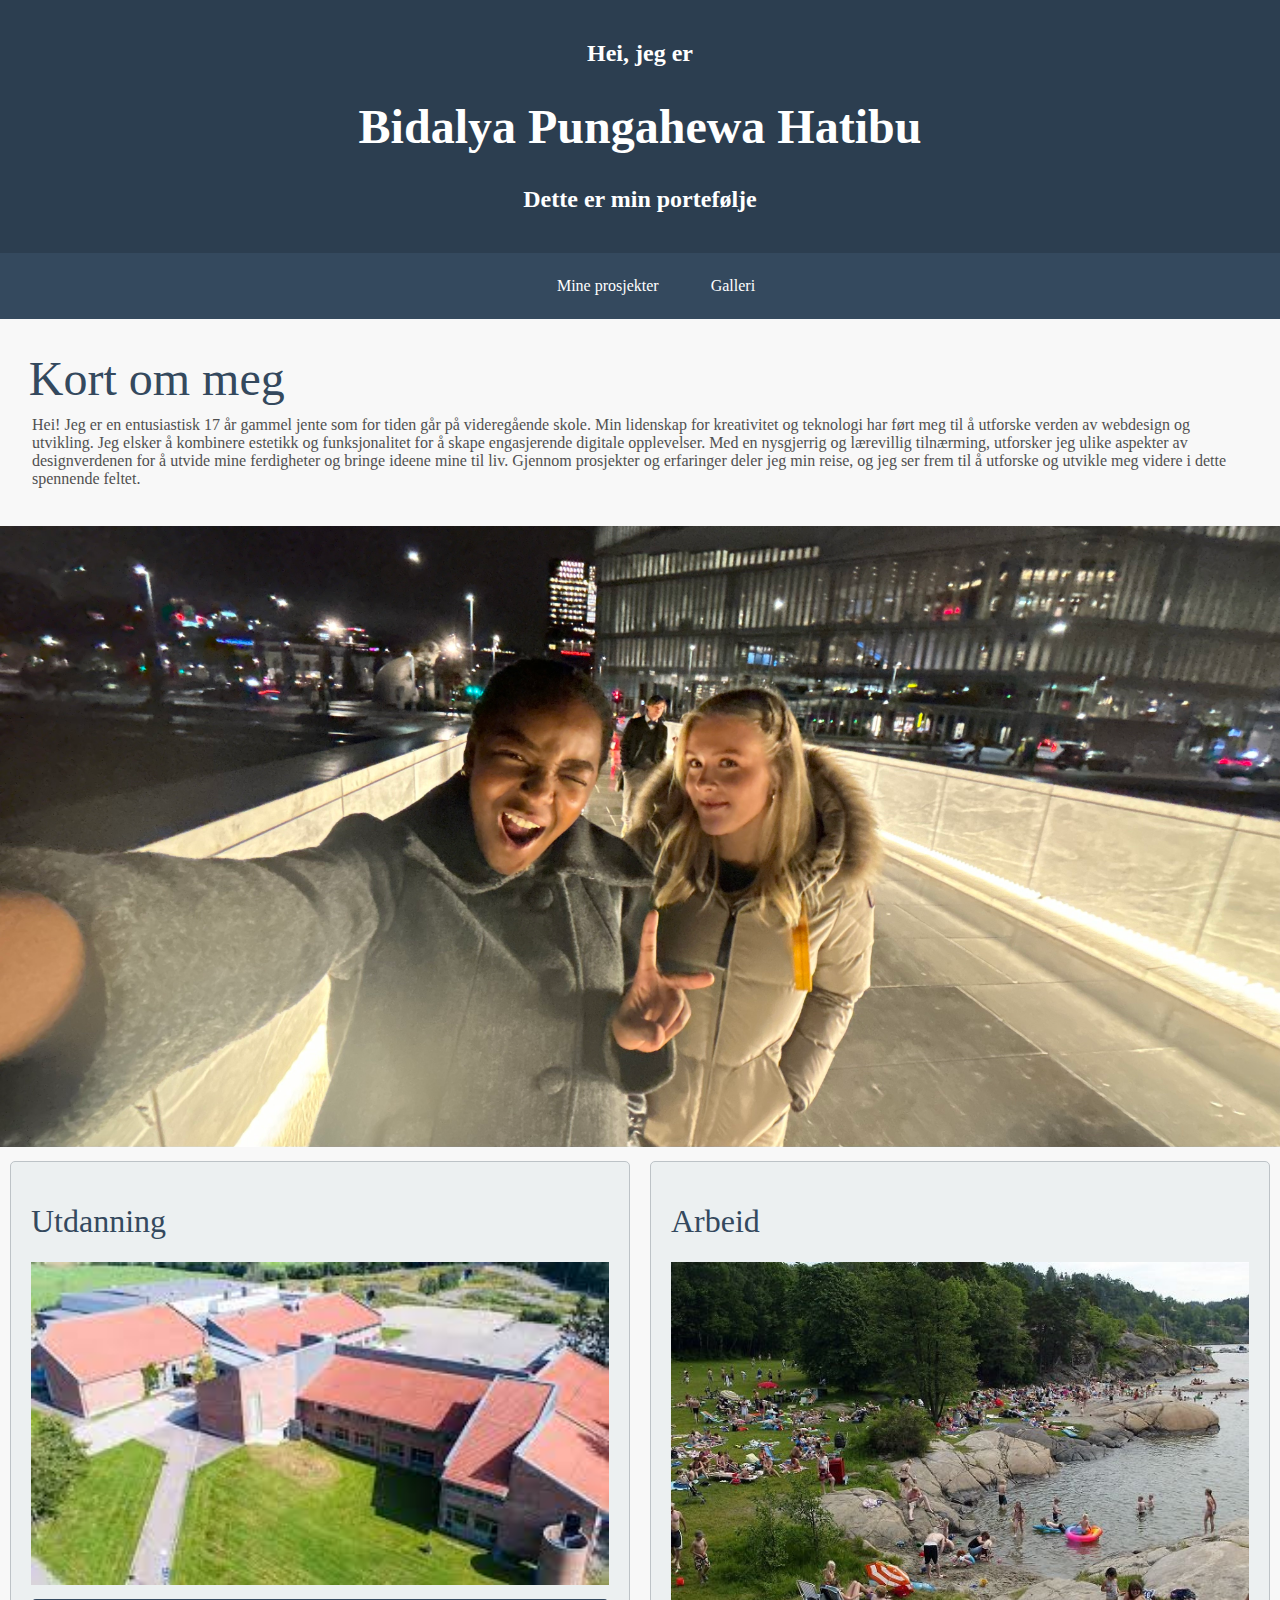
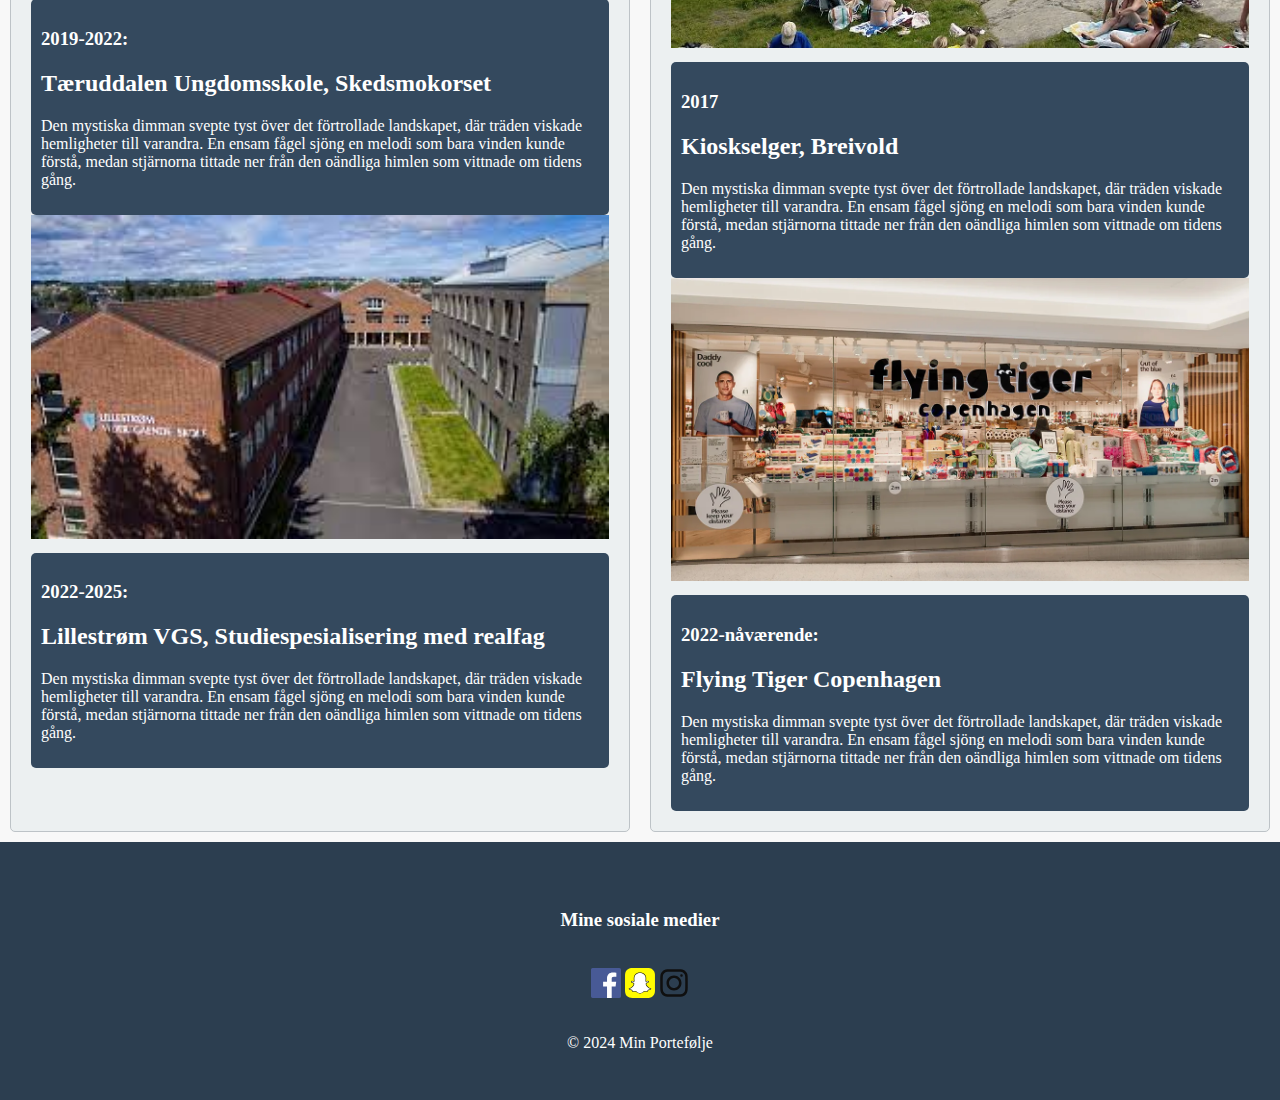
<file: Hovedside/index.html>
<!DOCTYPE html>
<html lang="en">
<head>
    <meta charset="UTF-8">
    <meta name="viewport" content="width=device-width, initial-scale=1.0">
    <link rel="stylesheet" href="port.css">
    <title>Min Portefølje</title>
</head>
<body>

    <header>
        <h2>Hei, jeg er</h2>
        <h1>Bidalya Pungahewa Hatibu</h1>
        <h2>Dette er min portefølje</h2>
    </header>

    <nav>
        <a href="../Mine prosjekter/mine.html">Mine prosjekter</a>
        <a href="../Galleri/galleri.html">Galleri</a>
    </nav>

    <div class="hovedboks">
        <div class="intro">
            <h1>Kort om meg</h1>
            <p>Hei! Jeg er en entusiastisk 17 år gammel jente som for tiden går på videregående skole. Min lidenskap for kreativitet og teknologi har ført meg til å utforske verden av webdesign og utvikling. Jeg elsker å kombinere estetikk og funksjonalitet for å skape engasjerende digitale opplevelser. Med en nysgjerrig og lærevillig tilnærming, utforsker jeg ulike aspekter av designverdenen for å utvide mine ferdigheter og bringe ideene mine til liv. Gjennom prosjekter og erfaringer deler jeg min reise, og jeg ser frem til å utforske og utvikle meg videre i dette spennende feltet.</p>
            <br>
        </div>


        <div id="bildeAvMeg">
            <img id="hovedbilde" src="IMG_9928.jpeg" alt="Bilde som dekker hele bredden">
        </div>

        <div class="informasjon">
            <div class="utdanning">
                <h1>Utdanning</h1>

                  <img class="bilder" src="td us.jpeg" alt="Tæruddalen ungsomskole">
                <div class="infoboks">
                <h3>2019-2022:</h3>
                <h2>Tæruddalen Ungdomsskole, Skedsmokorset</h2>
                <p>Den mystiska dimman svepte tyst över det förtrollade landskapet, där träden viskade hemligheter till varandra. En ensam fågel sjöng en melodi som bara vinden kunde förstå, medan stjärnorna tittade ner från den oändliga himlen som vittnade om tidens gång. </p>
                </div>

                <img class="bilder" src="Ls vgs.jpeg" alt="Lillestrøm vgs">
                <div class="infoboks">
                <h3>2022-2025:</h3>
                <h2>Lillestrøm VGS, Studiespesialisering med realfag</h2>
                <p>Den mystiska dimman svepte tyst över det förtrollade landskapet, där träden viskade hemligheter till varandra. En ensam fågel sjöng en melodi som bara vinden kunde förstå, medan stjärnorna tittade ner från den oändliga himlen som vittnade om tidens gång.</p>
                </div>
            </div>
            <div class="jobb">
                <h1>Arbeid</h1>

                <img class="bilder" src="breivold.jpeg" alt="Breivold strand">
                <div class="infoboks">
                <h3>2017</h3>
                <h2>Kioskselger, Breivold</h2>
                <p>Den mystiska dimman svepte tyst över det förtrollade landskapet, där träden viskade hemligheter till varandra. En ensam fågel sjöng en melodi som bara vinden kunde förstå, medan stjärnorna tittade ner från den oändliga himlen som vittnade om tidens gång.</p>
                </div>

                <img class="bilder" src="tgr.webp" alt="Butikken tgr">
                <div class="infoboks">
                <h3>2022-nåværende:</h3>
                <h2>Flying Tiger Copenhagen</h2>
                <p>Den mystiska dimman svepte tyst över det förtrollade landskapet, där träden viskade hemligheter till varandra. En ensam fågel sjöng en melodi som bara vinden kunde förstå, medan stjärnorna tittade ner från den oändliga himlen som vittnade om tidens gång.</p>
                </div>
            </div>
        </div>
    </div>

    <footer>
        <h3>Mine sosiale medier</h3>
        <div class="sosialeMedier">
            <a href=""><img src="./facebook_logo.svg" alt="Facebook"></a>
            <a href="https://www.snapchat.com/add/bi12da34?invite_id=E9Yhhc_v&locale=en_NO&share_id=2V9Hc-8_Q_eZOljahEVreA&sid=f1d7582d5ec64b70b18296a75e2db005"><img src="./snapchat_logo.svg" alt="Snapchat"></a>
            <a href="https://www.instagram.com/bidalyahatibu/?igsh=OW90cXpkNTR5dGU1&utm_source=qr"><img src="./instagram_logo.svg" alt="Instagram"></a>
        </div>
        <p> © 2024 Min Portefølje</p>
      </footer>

</body>
</html>
</file>
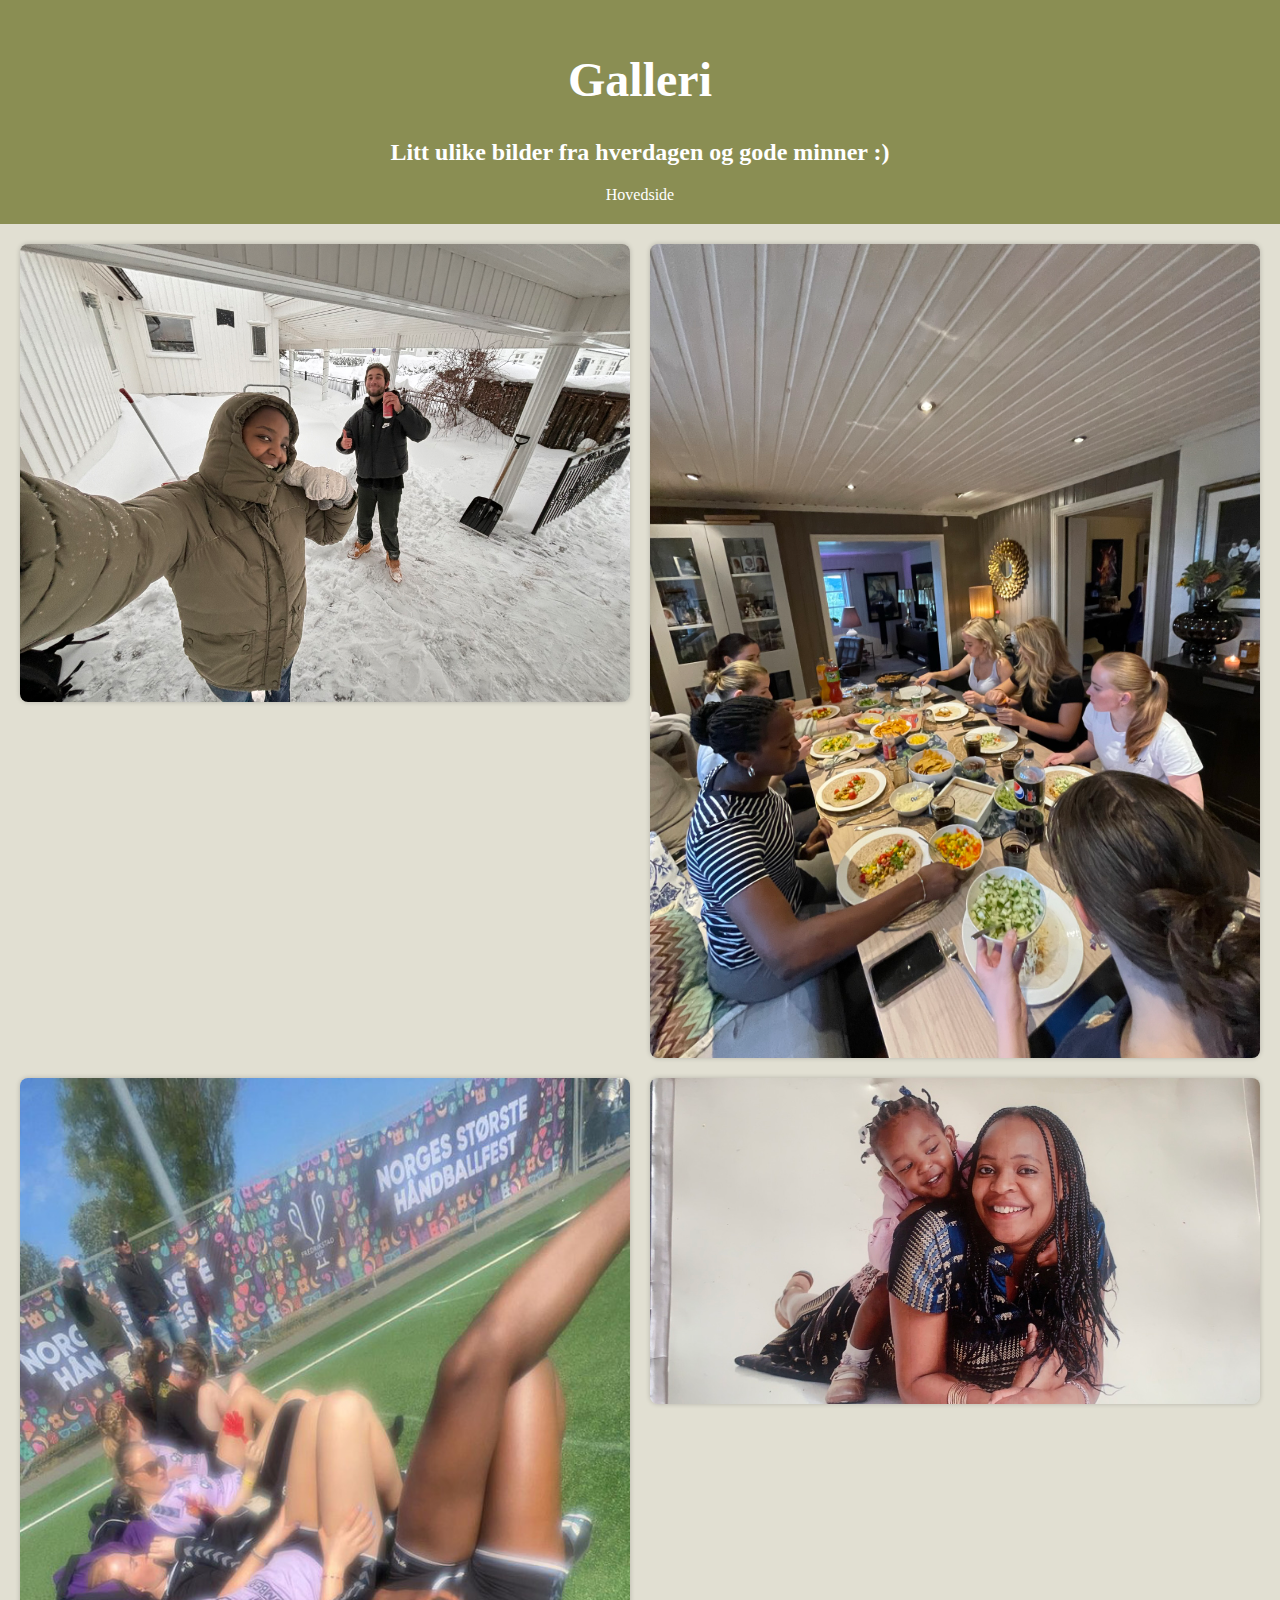
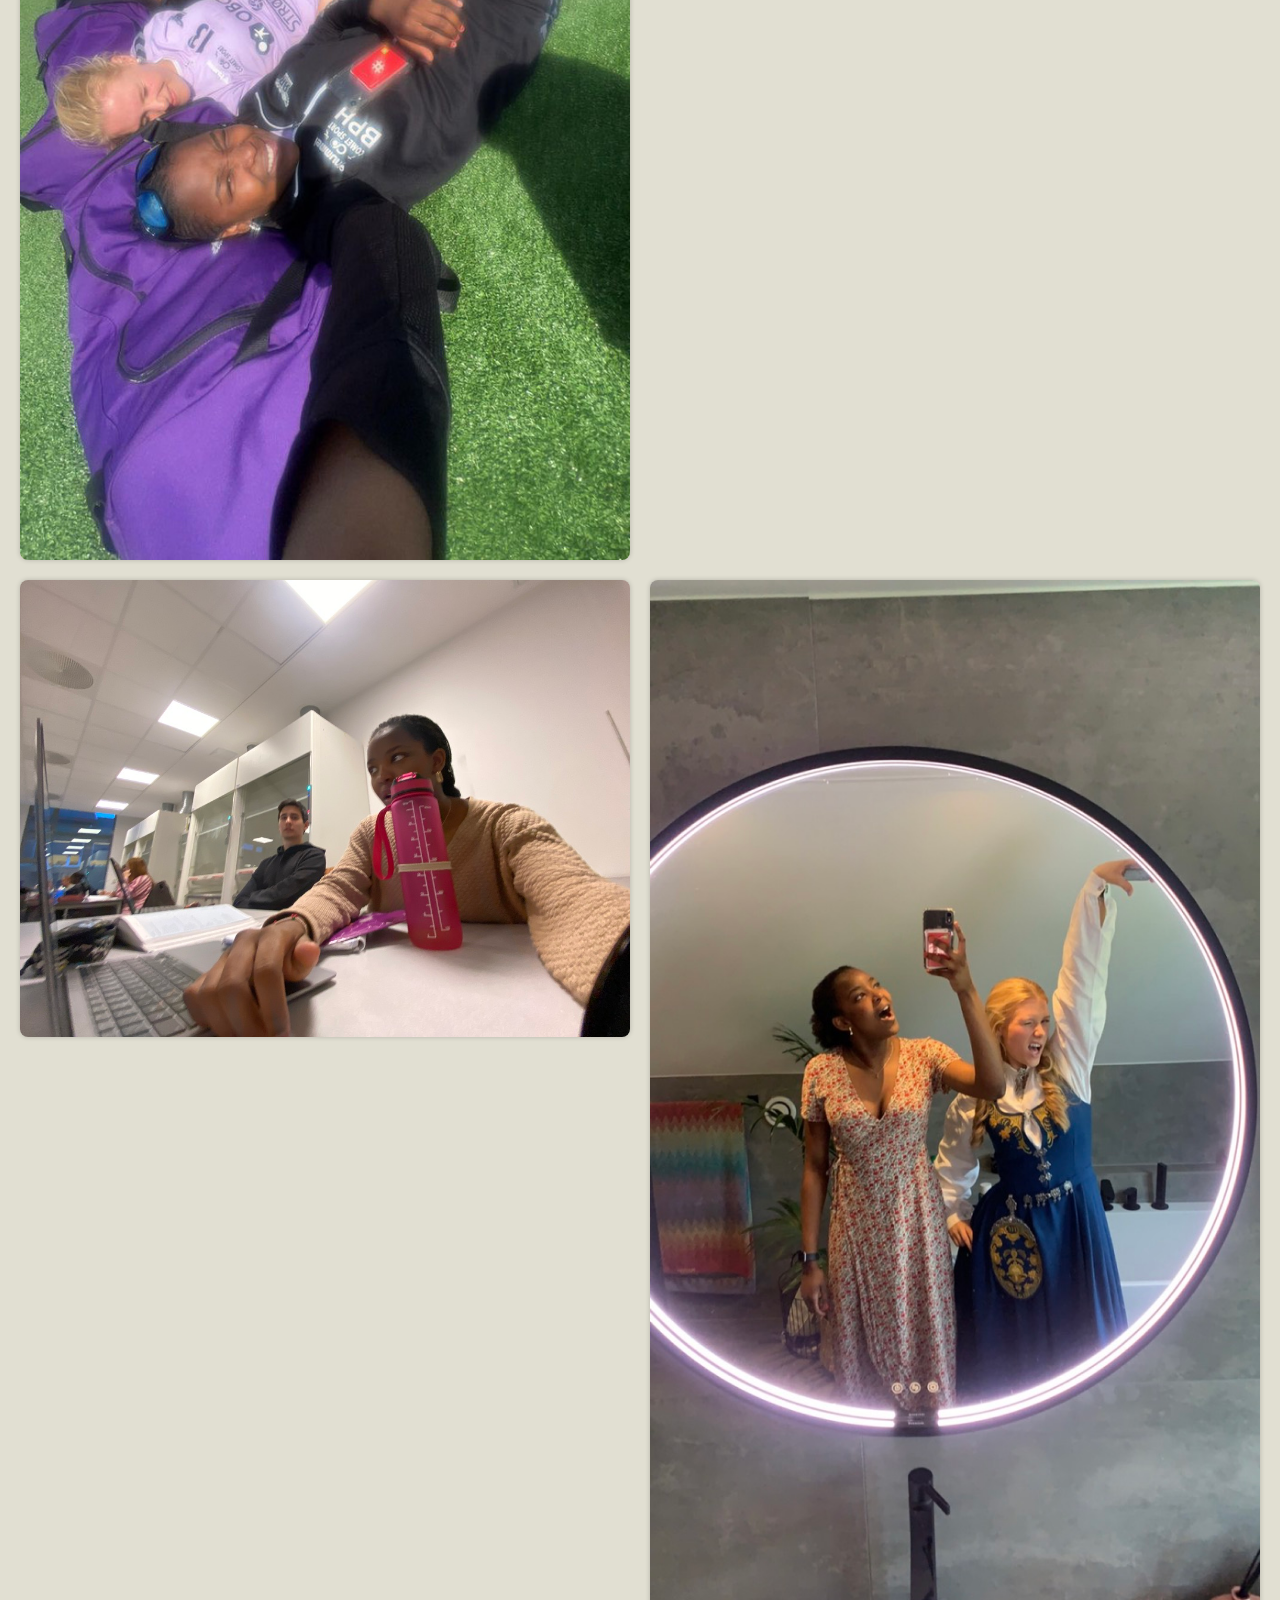
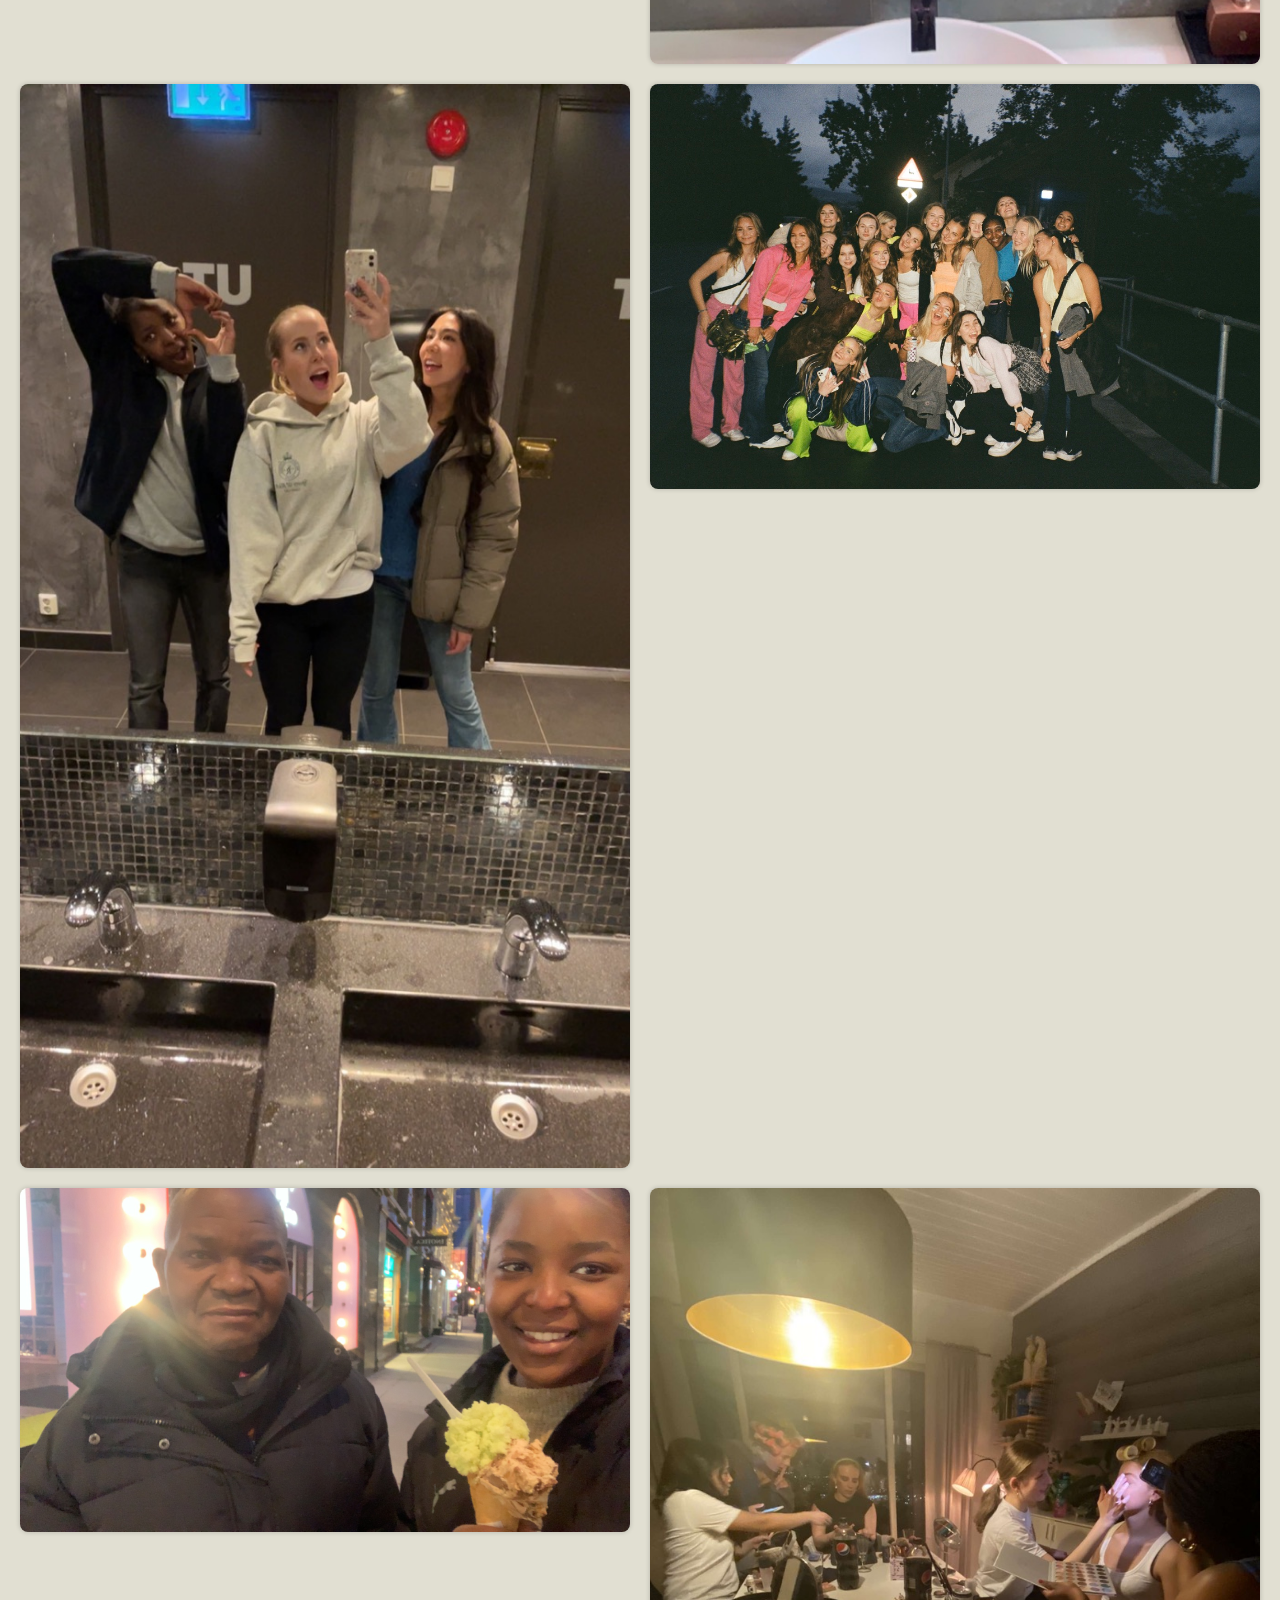
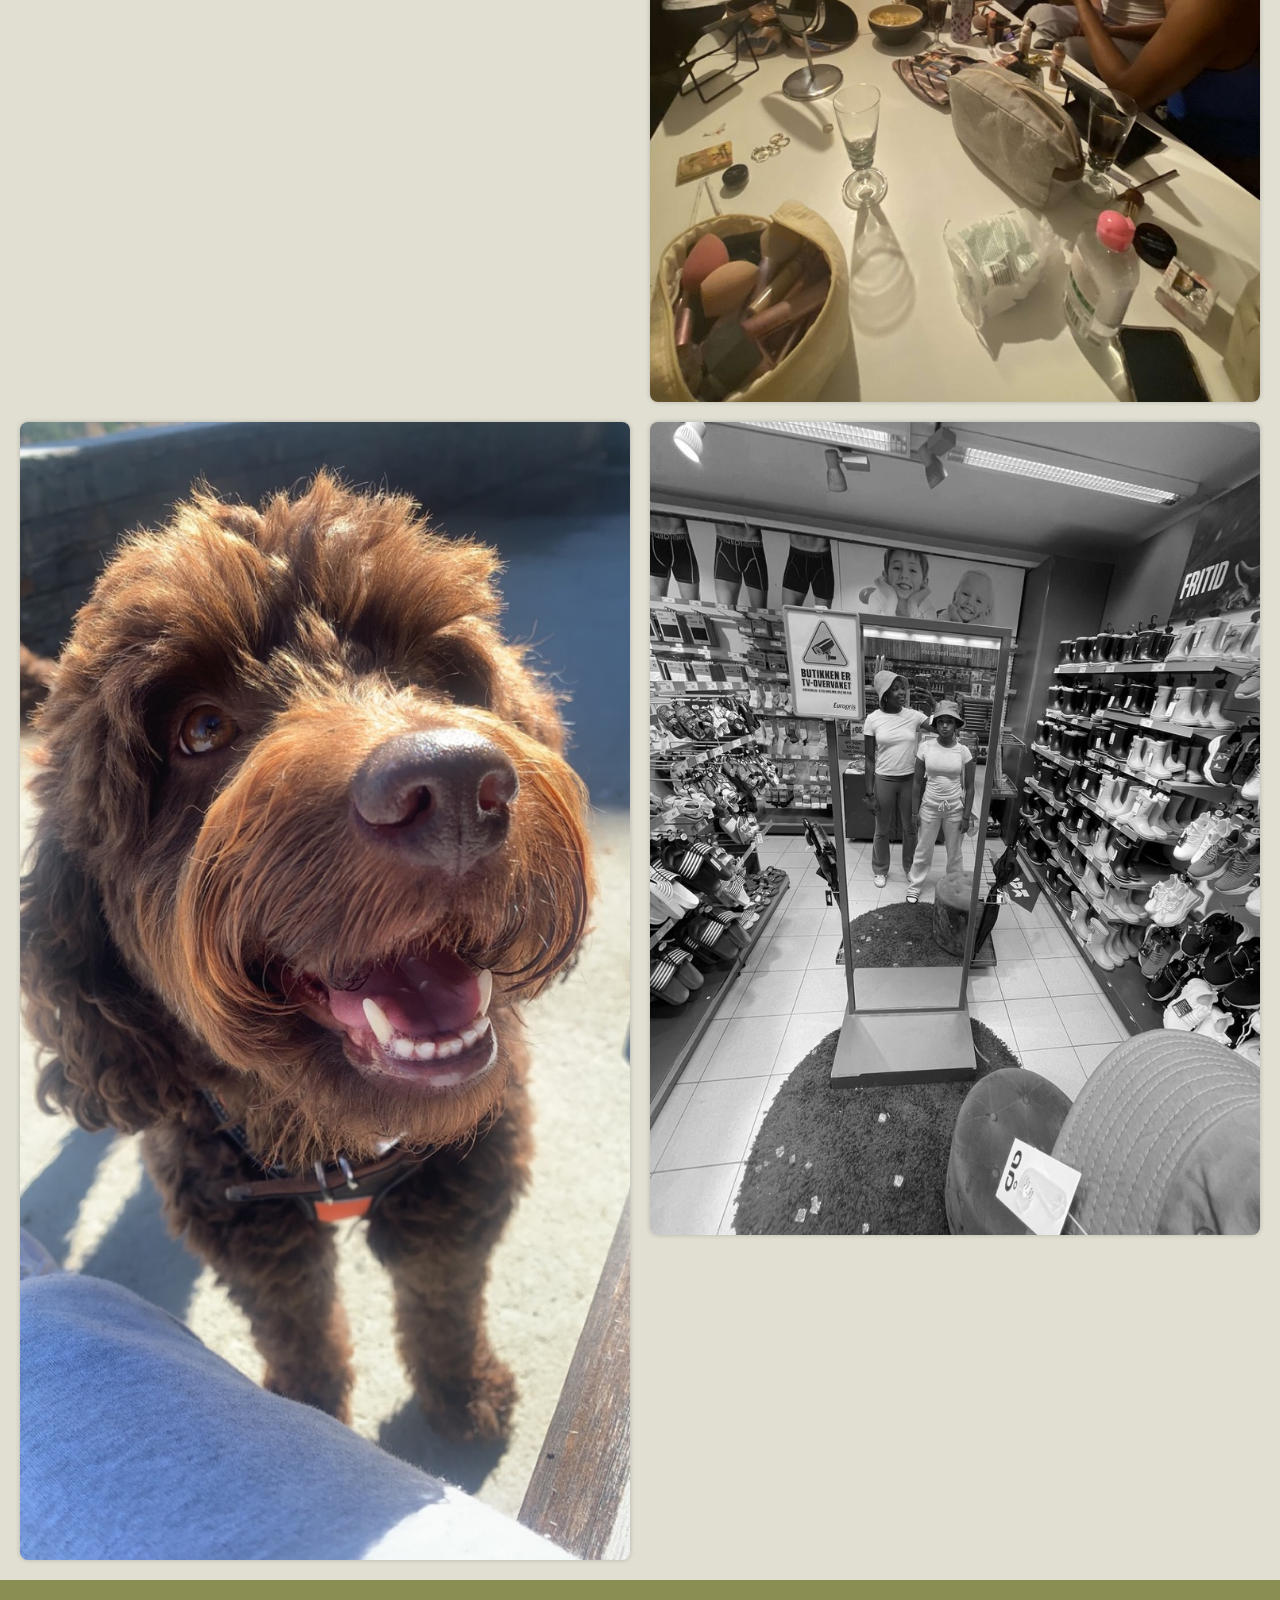
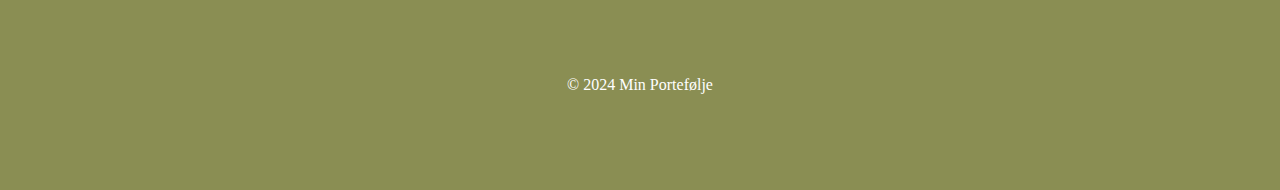
<file: Galleri/galleri.html>
<!DOCTYPE html>
<html lang="en">
<head>
    <meta charset="UTF-8">
    <meta name="viewport" content="width=device-width, initial-scale=1.0">
    <title>Galleri</title>
    <link rel="stylesheet" href="galleri.css">
</head>
<body>
    <header>
        <h1>Galleri</h1>
        <h2>Litt ulike bilder fra hverdagen og gode minner :)</h2>
        <a href="../Hovedside/index.html">Hovedside</a>
    </header>
    <div id="bildeboks">
        <img id="bilde1" src="herman.jpeg" alt="selfie med Herman">
        <img id="bilde2" src="jentene2.jpeg" alt="bilde av meg med flere av mine venner">
        <img id="bilde3" src="håndball.jpeg" alt="bilde fra en håndballcup">
        <img id="bilde4" src="mamma.jpeg" alt="bilde fra da jeg var liten med mamma">
        <img id="bilde5" src="shayan.jpeg" alt="selfie fra kjemitime med Shayan">
        <img id="bilde6" src="madde.jpeg" alt="speilbilde fra 17.mai med Madelene">
        <img id="bilde7" src="h&i.jpeg" alt="Speilbilde med Hanna og Isabelle">
        <img id="bilde8" src="rjentene.jpeg" alt="Bilde med mange jentevenner før skolerevy">
        <img id="bilde9" src="pappa2.jpeg" alt="Selfie med pappa">
        <img id="bilde10" src="jentene1.jpeg" alt="Bilde der jeg og mine venner gjør osss klare før fest">
        <img id="bilde11" src="vesla.jpeg" alt="Bilde av favoritthunden min">
        <img id="bilde12" src="yosan.jpeg" alt="Speilbilde av meg og Yosan">
    </div>
    <footer>
        <p> © 2024 Min Portefølje</p>
    </footer>
    
</body>
</html>
</file>
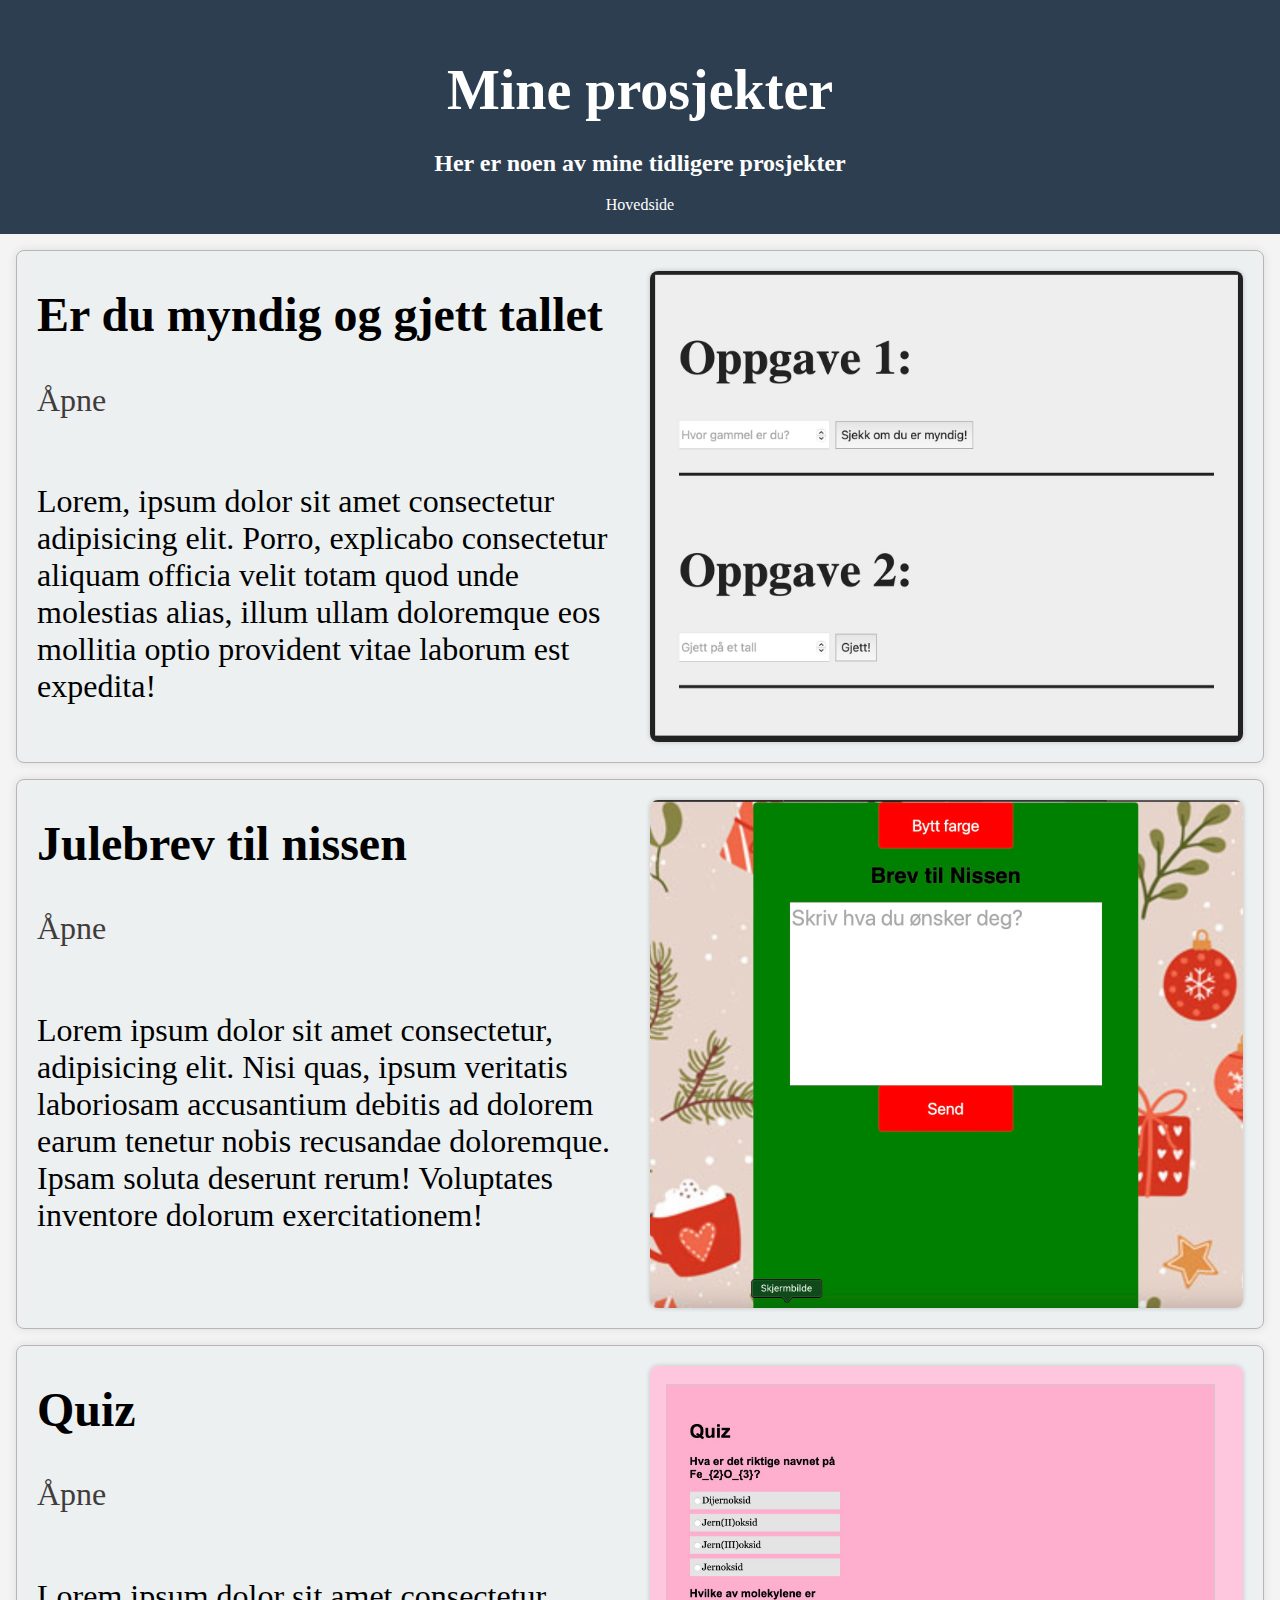
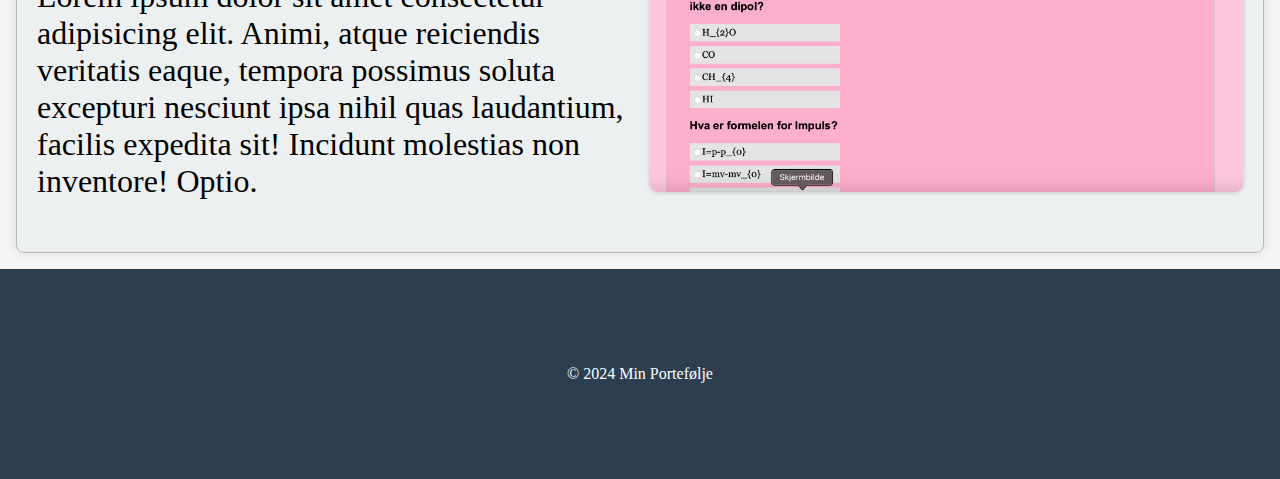
<file: Mine prosjekter/mine.html>
<!DOCTYPE html>
<html lang="en">
<head>
    <meta charset="UTF-8">
    <meta name="viewport" content="width=device-width, initial-scale=1.0">
    <title>Mine prosjekter</title>
    <link rel="stylesheet" href="mine.css">
</head>
<body>
    <header>
        <h1>Mine prosjekter</h1>
        <h2>Her er noen av mine tidligere prosjekter</h2>
        <a href="../Hovedside/index.html">Hovedside</a>
    </header>

    <div class="prosjekter">
        <div id="tallgjett">
            <h2>Er du myndig og gjett tallet</h2>
            <a href="gjett.html">Åpne</a>
            <p>Lorem, ipsum dolor sit amet consectetur adipisicing elit. Porro, explicabo consectetur aliquam officia velit totam quod unde molestias alias, illum ullam doloremque eos mollitia optio provident vitae laborum est expedita!</p>
        </div>
        <img src="gjett.jpeg" alt="Skjermdump av gjettelek">
    </div>
    <div class="prosjekter">
        <div id="julebrev">
            <h2>Julebrev til nissen</h2>
            <a href="brev.html">Åpne</a>
            <p>Lorem ipsum dolor sit amet consectetur, adipisicing elit. Nisi quas, ipsum veritatis laboriosam accusantium debitis ad dolorem earum tenetur nobis recusandae doloremque. Ipsam soluta deserunt rerum! Voluptates inventore dolorum exercitationem!</p>
        </div>
        <img src="brev.jpeg" alt="Skjermdump av brev">
    </div>
    <div class="prosjekter">
        <div id="quiz">
            <h2>Quiz</h2>
            <a href="quiz.html">Åpne</a>
            <p>Lorem ipsum dolor sit amet consectetur adipisicing elit. Animi, atque reiciendis veritatis eaque, tempora possimus soluta excepturi nesciunt ipsa nihil quas laudantium, facilis expedita sit! Incidunt molestias non inventore! Optio.</p>
        </div>
        <img src="quiz.jpeg" alt="Skjermdump av quiz">
    </div>
  
    <footer>
        <p> © 2024 Min Portefølje</p>
    </footer>
</body>
</html>
</file>
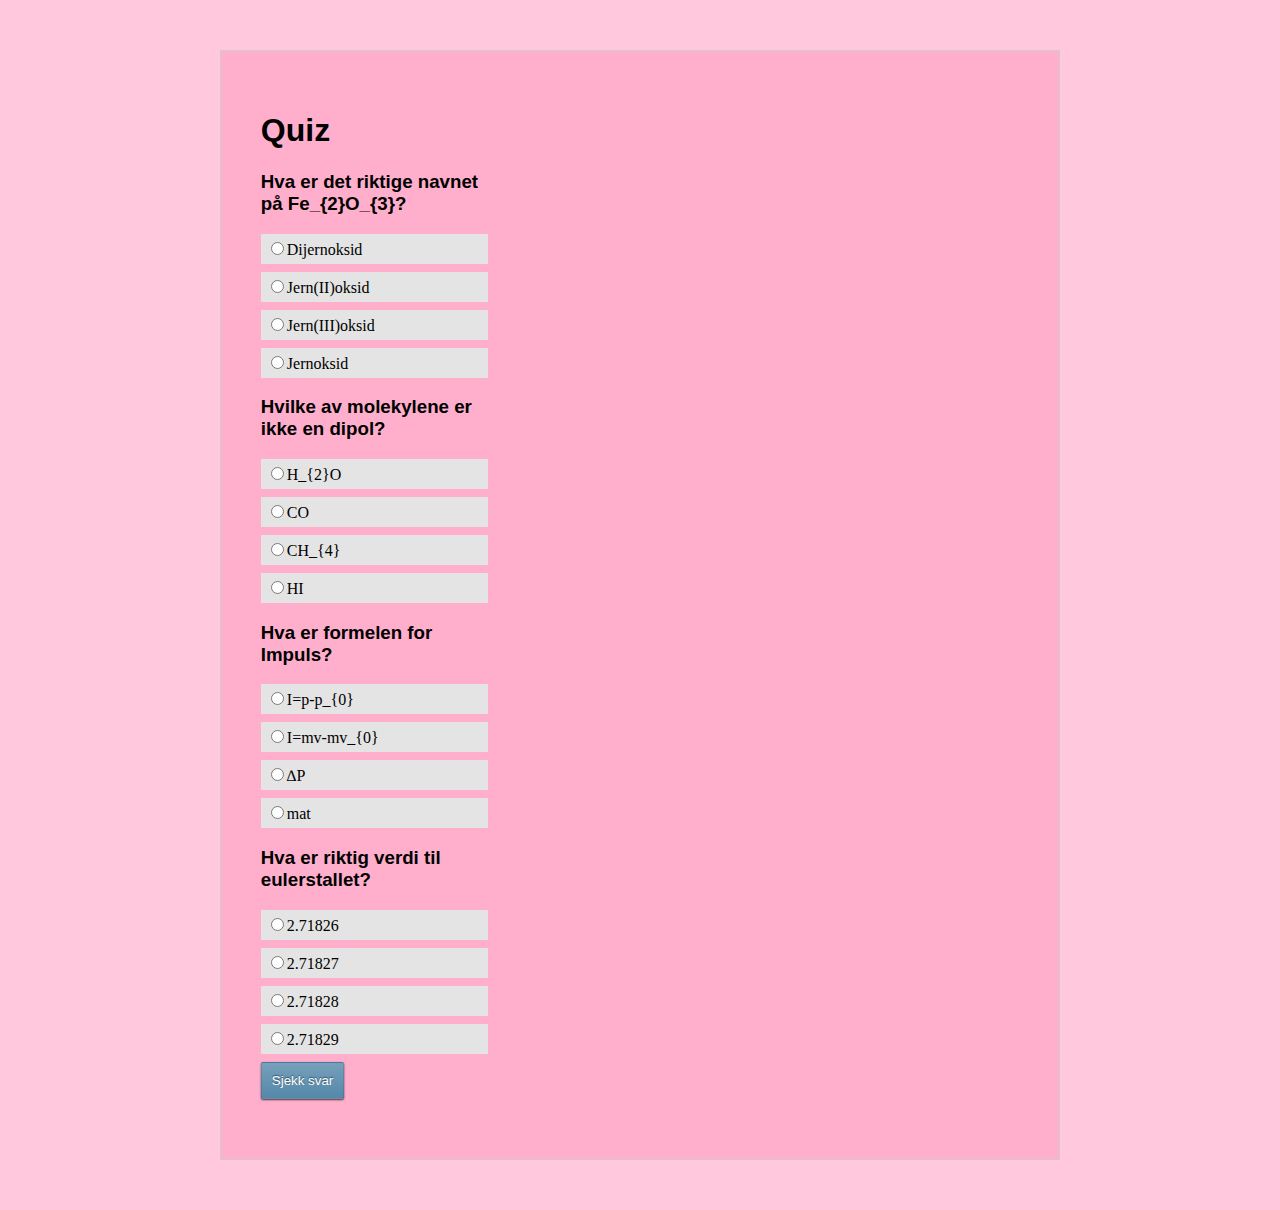
<file: Mine prosjekter/quiz.html>
<!DOCTYPE html>
<html lang="en">
<head>
    <meta charset="UTF-8">
    <meta name="viewport" content="width=, initial-scale=1.0">
    <title>Document</title>
    <style>
        body { 
  background-color: #ffc8dd;
  font-family: Georgia, serif;
}
#hoved {
  width: 60%;                 
  margin: 50px auto;         
  padding: 40px;	            
  background-color: #ffafcc; 	 
  border: 1px solid #cccccc;
}
h1, h2, h3 {
  font-family: Arial, sans-serif;
}
p {
  background-color: #bde0fe;
  padding: 10px;
}
#resultat {
  margin: 20px 0;
}
.checkboxradio {
  min-width: 130px;
  width: 30%;
}
.checkboxradio > label {
  display: block;
  margin-bottom: 8px; 
  padding: 5px;
  background-color: #e4e4e4;
  cursor: pointer;
}
button {
  padding: 10px;
  color: white;
  text-shadow: 0 -1px 1px #335166;
  border: 1px solid rgba(0, 0, 0, 0.1);
  border-radius: 2px;
  background: linear-gradient(rgba(255, 255, 255, 0.2), transparent);
  background-color: #5588AA;
  box-shadow: 0 1px 2px rgba(0, 0, 0, 0.7);
  outline: none;
  cursor: pointer;
}
button:active {
  transform: translate(1px, 1px);
}
    </style>
</head>
<body>
    <div id="hoved">
        <h1> Quiz </h1>
      
        <div id="quiz">
      
        </div>
        <div id="resultat"></div>
      </div>
</body>
<script src="quiz.js"></script>
</html>
</file>
<file: Hovedside/port.css>
body{
    font-family: "Cinzel", serif;
    margin: 0;
    padding: 0;
    box-sizing: border-box;
    background-color: #F8F8F8;
}

header{
    background-color: #2C3E50;
    color: #FFF;
    padding: 20px;
    text-align: center;
}

header > div{
    max-width: 800px;
    margin: 0 auto;
}

header h1{
    font-size: 3em;
}

nav{
    display: flex;
    position: sticky;
    top: 0;
    width: 100%;
    z-index: 1000; 
    justify-content: center;
    background-color: #34495E;
    padding: 1em;
}

nav a{
    text-decoration: none;
    color: #FFF;
    padding: 0.5em 1em;
    margin: 0 10px;
    border-radius: 5px;
    transition: background-color 0.3s;
}

nav a:hover{
    background-color: #4E6D8C;
}

.intro{
    margin-bottom: 20px;
}

.intro h1{
    font-size: 3em;
    margin-bottom: 10px;
    margin-left: 0.6em;
    color: #34495E;
    font-weight: 100;
}

.intro p{
    margin: 0 2em;
    color: #505050;
}
.intro a{
    margin-left: 2em;
}

#hovedbilde{
    width: 100%;
    height: auto;
}

.informasjon{
    display: flex;
    flex-wrap: wrap;
    justify-content: space-around;
}

.utdanning, .jobb{
    flex: 1;
    margin: 10px;
    background-color: #ECF0F1;
    padding: 20px;
    border: 1px solid #BDC3C7;
    border-radius: 5px;
}

.informasjon h1{
    color: #34495E;
    font-weight: 100;
}

.bilder{
    width: 100%;
    height: auto;
    margin-bottom: 10px;
}

.infoboks{
    background-color: #34495E;
    color: #FFF;
    padding: 10px;
    border-radius: 5px;
}

footer{
    background-color: #2C3E50;
    color: #FFF;
    text-align: center;
    padding: 3em;
}

footer h3{
    margin-bottom: 2em;
}

footer p{
    margin-bottom: 0px;
}

.sosialeMedier a img{
    width: 30px;
    height: 30px;
    margin-bottom: 1em;
}
</file>
<file: Galleri/galleri.css>
body{
    margin: 0;
    background-color: #e1dfd2;
    font-family: "Cinzel", serif;
}

header{
    background-color: #8a8e53;
    color: #FFF;
    padding: 20px;
    text-align: center;
}

header div{
    max-width: 800px;
    margin: 0 auto;
}

header h1{
    font-size: 3em;
}

header a{
    text-decoration: none;
    color: #FFF;
    padding: 0.5em 1em;
    margin: 0 10px;
    border-radius: 5px;
    transition: background-color 0.3s;
}
header a:hover{
    background-color: #72795d;
}

#bildeboks{
    display: grid;
    grid-template-columns: repeat(2, 1fr); 
    gap: 20px; 
    padding: 20px; 
}
@media (orientation:portrait){
    #bildeboks{
        grid-template-columns: 1fr;
    }
}

#bildeboks img{
    width: 100%; 
    height: auto; 
    border-radius: 8px; 
    box-shadow: 0 0 5px rgba(0, 0, 0, 0.2);
}

footer{
    background-color: #8a8e53;
    padding: 5em;
    color: #FFF;
    text-align: center;
}
</file>
<file: Mine prosjekter/mine.css>
body{
    margin: 0;
    background-color: #f4f4f4;
    font-family: "Cinzel", serif;
}

header{
    background-color: #2c3e50;
    color: #FFF;
    padding: 20px;
    text-align: center;
}

header div{
    max-width: 800px;
    margin: 0 auto;
}

header h1{
    font-size: 3.5em;
    margin-bottom: 0.5em;
}

header a{
    text-decoration: none;
    color: #FFF;
    padding: 0.5em 1em;
    margin: 0 10px;
    border-radius: 5px;
    transition: background-color 0.3s;
}

header a:hover{
    background-color: #4E6D8C;
}

.prosjekter{
    background-color: #ecf0f1;
    margin: 1em;
    padding: 20px;
    border-radius: 8px;
    border: solid 1px #bbb4b7;
    box-shadow: 0 0 10px rgba(0, 0, 0, 0.1);
   
}

.prosjekter img{
    width: 100%;
    height: auto;
    border-radius: 8px;
    box-shadow: 0 0 5px rgba(0, 0, 0, 0.2);
}

@media (orientation: portrait){
    .prosjekter{
        display: flex;
        flex-direction: column;
    }
}
@media (orientation: landscape){
    .prosjekter{
        display: grid;
        grid-template-columns: 1fr 1fr;
        gap: 20px;
    }
}

.prosjekter h2{
    margin-top: 0;
}

@media (orientation: landscape){
    .prosjekter h2{
       font-size: 3em;
    }
}
.prosjekter a{
    text-decoration: none;
    color: #413b3b;
    padding-right: 0.5em;
    padding-top: 0.2em;
    padding-bottom: 0.2em;
    border-radius: 5px;
    transition: background-color 0.3s;
}
@media (orientation: landscape){
    .prosjekter a{
       font-size: 2em;
    }
}

.prosjekter a:hover{
    background-color: #4E6D8C;
}

.prosjekter p{
    margin-top: 2em;
    font-size: 1em;
}
@media (orientation: landscape){
    .prosjekter p{
       font-size: 2em;
    }
}



#tallgjett,
#julebrev,
#quiz{
    margin-top: 1em;
}

footer{
    background-color: #2C3E50;
    color: #FFF;
    text-align: center;
    padding: 5em;
}
</file>
